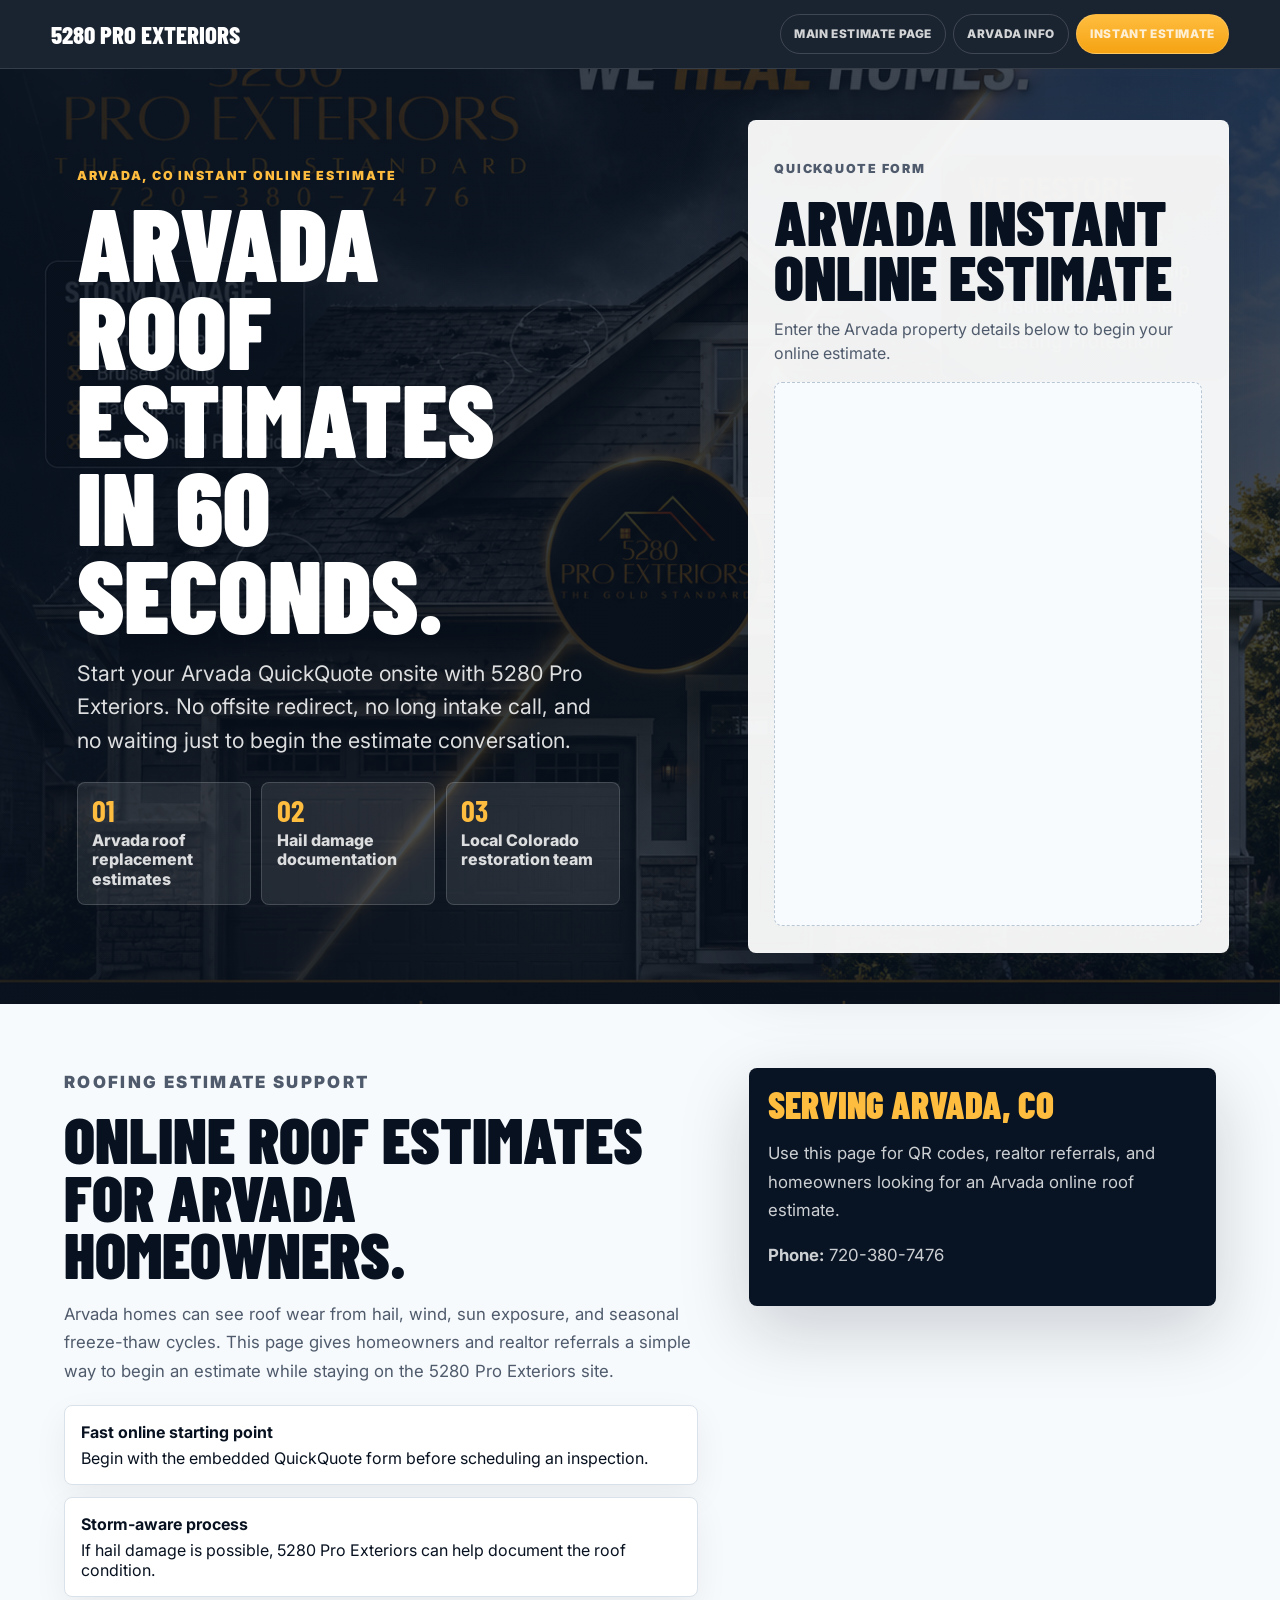
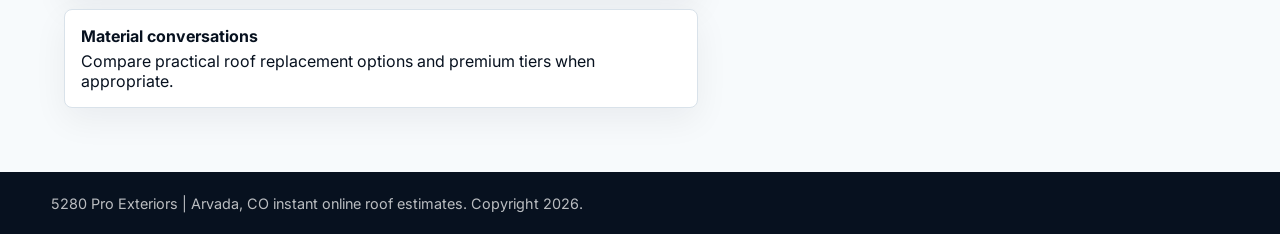
<file: arvada-co-instant-online-estimate.html>
<!doctype html>
<html lang="en">
  <head>
    <meta charset="utf-8">
    <meta name="viewport" content="width=device-width, initial-scale=1">
    <title>Arvada, CO Instant Online Roof Estimate | 5280 Pro Exteriors</title>
    <meta name="description" content="Get an instant online roof estimate in Arvada, CO from 5280 Pro Exteriors. Start a 60-second QuickQuote for roofing, hail damage, and exterior restoration.">
    <link rel="canonical" href="https://dustinscott.github.io/5280-pro-exteriors-splash/arvada-co-instant-online-estimate.html">
    <link rel="preconnect" href="https://fonts.googleapis.com">
    <link rel="preconnect" href="https://fonts.gstatic.com" crossorigin>
    <link href="https://fonts.googleapis.com/css2?family=Barlow+Condensed:wght@600;700;800;900&family=Inter:wght@400;500;600;700;800;900&display=swap" rel="stylesheet">
    <link rel="stylesheet" href="estimate.css">
  </head>
  <body>
    <header class="site-header"><a class="brand" href="index.html">5280 Pro Exteriors</a><nav class="site-nav" aria-label="Primary"><a href="instant-online-estimate.html">Main Estimate Page</a><a href="#city-info">Arvada Info</a><a class="cta-pill" href="#instant-estimate">Instant Estimate</a></nav></header>
    <main>
      <section class="hero">
        <div class="hero-copy"><p class="eyebrow">Arvada, CO instant online estimate</p><h1>Arvada roof estimates in 60 seconds.</h1><p class="subhead">Start your Arvada QuickQuote onsite with 5280 Pro Exteriors. No offsite redirect, no long intake call, and no waiting just to begin the estimate conversation.</p><ul class="hero-points"><li><strong>01</strong> Arvada roof replacement estimates</li><li><strong>02</strong> Hail damage documentation</li><li><strong>03</strong> Local Colorado restoration team</li></ul></div>
        <aside id="instant-estimate" class="quote-card" aria-labelledby="quote-title"><p class="eyebrow">QuickQuote form</p><h2 id="quote-title">Arvada Instant Online Estimate</h2><p>Enter the Arvada property details below to begin your online estimate.</p><div class="quote-frame"><div id="quickquote-web-form"></div></div><script src="https://qq.leadsbyquickquote.com/roofs/integration?target=quickquote-web-form"></script></aside>
      </section>
      <section class="content-band" id="city-info"><div class="content-inner section-grid"><div><p class="eyebrow">Roofing estimate support</p><h2>Online roof estimates for Arvada homeowners.</h2><p>Arvada homes can see roof wear from hail, wind, sun exposure, and seasonal freeze-thaw cycles. This page gives homeowners and realtor referrals a simple way to begin an estimate while staying on the 5280 Pro Exteriors site.</p><ul class="check-list"><li><strong>Fast online starting point</strong> Begin with the embedded QuickQuote form before scheduling an inspection.</li><li><strong>Storm-aware process</strong> If hail damage is possible, 5280 Pro Exteriors can help document the roof condition.</li><li><strong>Material conversations</strong> Compare practical roof replacement options and premium tiers when appropriate.</li></ul></div><aside class="feature-panel"><h3>Serving Arvada, CO</h3><p>Use this page for QR codes, realtor referrals, and homeowners looking for an Arvada online roof estimate.</p><p><strong>Phone:</strong> 720-380-7476</p></aside></div></section>
    </main>
    <footer class="site-footer">5280 Pro Exteriors | Arvada, CO instant online roof estimates. Copyright <span data-year></span>.</footer><script src="estimate-page.js"></script>
  </body>
</html>
</file>
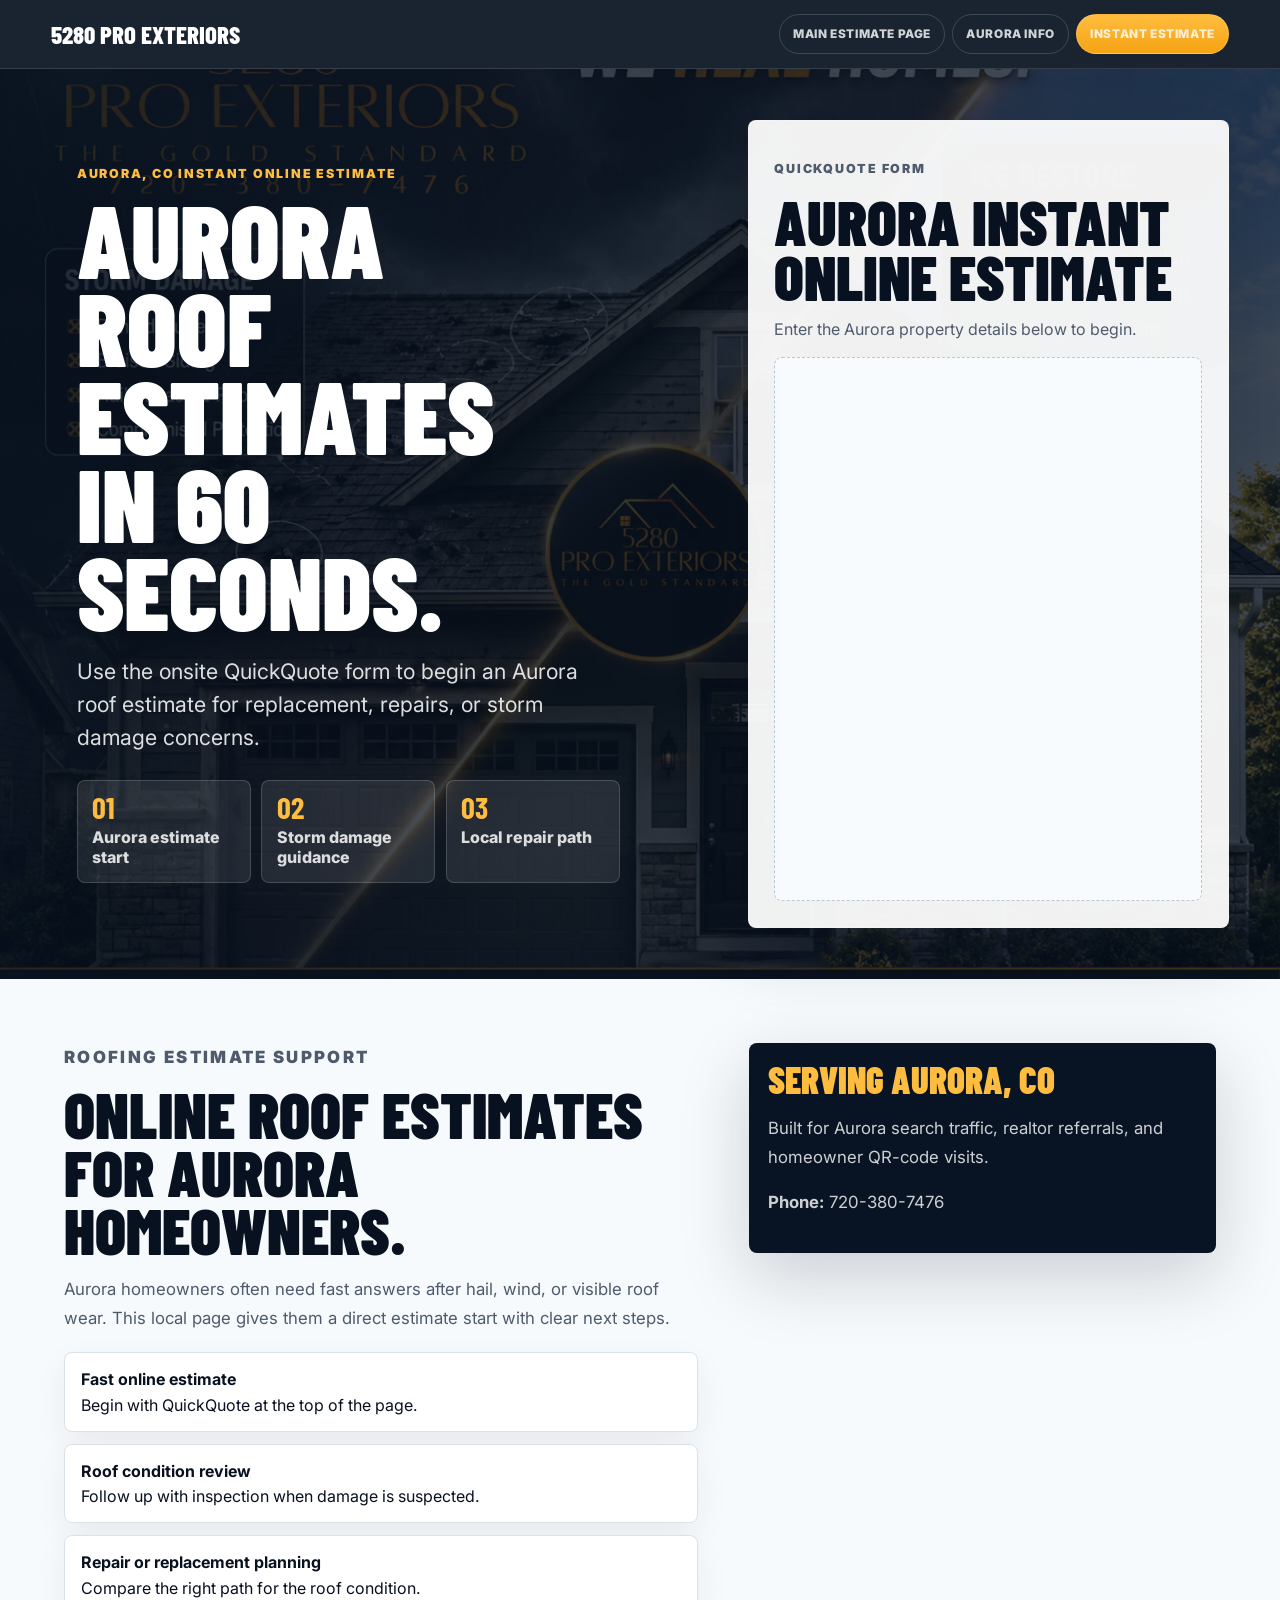
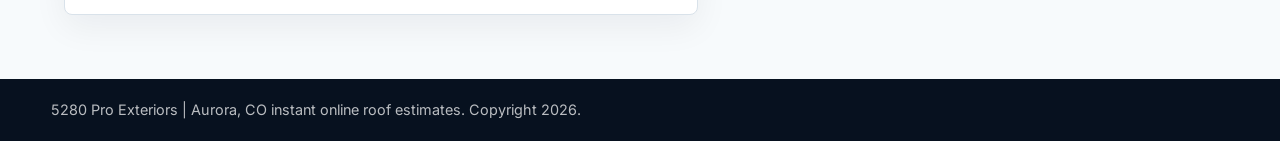
<file: aurora-co-instant-online-estimate.html>
<!doctype html>
<html lang="en">
  <head>
    <meta charset="utf-8">
    <meta name="viewport" content="width=device-width, initial-scale=1">
    <title>Aurora, CO Instant Online Roof Estimate | 5280 Pro Exteriors</title>
    <meta name="description" content="Get an instant online roof estimate in Aurora, CO from 5280 Pro Exteriors. Start your 60-second QuickQuote for roof replacement and hail damage support.">
    <link rel="canonical" href="https://dustinscott.github.io/5280-pro-exteriors-splash/aurora-co-instant-online-estimate.html">
    <link rel="preconnect" href="https://fonts.googleapis.com"><link rel="preconnect" href="https://fonts.gstatic.com" crossorigin><link href="https://fonts.googleapis.com/css2?family=Barlow+Condensed:wght@600;700;800;900&family=Inter:wght@400;500;600;700;800;900&display=swap" rel="stylesheet"><link rel="stylesheet" href="estimate.css">
  </head>
  <body>
    <header class="site-header"><a class="brand" href="index.html">5280 Pro Exteriors</a><nav class="site-nav" aria-label="Primary"><a href="instant-online-estimate.html">Main Estimate Page</a><a href="#city-info">Aurora Info</a><a class="cta-pill" href="#instant-estimate">Instant Estimate</a></nav></header>
    <main><section class="hero"><div class="hero-copy"><p class="eyebrow">Aurora, CO instant online estimate</p><h1>Aurora roof estimates in 60 seconds.</h1><p class="subhead">Use the onsite QuickQuote form to begin an Aurora roof estimate for replacement, repairs, or storm damage concerns.</p><ul class="hero-points"><li><strong>01</strong> Aurora estimate start</li><li><strong>02</strong> Storm damage guidance</li><li><strong>03</strong> Local repair path</li></ul></div><aside id="instant-estimate" class="quote-card" aria-labelledby="quote-title"><p class="eyebrow">QuickQuote form</p><h2 id="quote-title">Aurora Instant Online Estimate</h2><p>Enter the Aurora property details below to begin.</p><div class="quote-frame"><div id="quickquote-web-form"></div></div><script src="https://qq.leadsbyquickquote.com/roofs/integration?target=quickquote-web-form"></script></aside></section><section class="content-band" id="city-info"><div class="content-inner section-grid"><div><p class="eyebrow">Roofing estimate support</p><h2>Online roof estimates for Aurora homeowners.</h2><p>Aurora homeowners often need fast answers after hail, wind, or visible roof wear. This local page gives them a direct estimate start with clear next steps.</p><ul class="check-list"><li><strong>Fast online estimate</strong> Begin with QuickQuote at the top of the page.</li><li><strong>Roof condition review</strong> Follow up with inspection when damage is suspected.</li><li><strong>Repair or replacement planning</strong> Compare the right path for the roof condition.</li></ul></div><aside class="feature-panel"><h3>Serving Aurora, CO</h3><p>Built for Aurora search traffic, realtor referrals, and homeowner QR-code visits.</p><p><strong>Phone:</strong> 720-380-7476</p></aside></div></section></main>
    <footer class="site-footer">5280 Pro Exteriors | Aurora, CO instant online roof estimates. Copyright <span data-year></span>.</footer><script src="estimate-page.js"></script>
  </body>
</html>
</file>
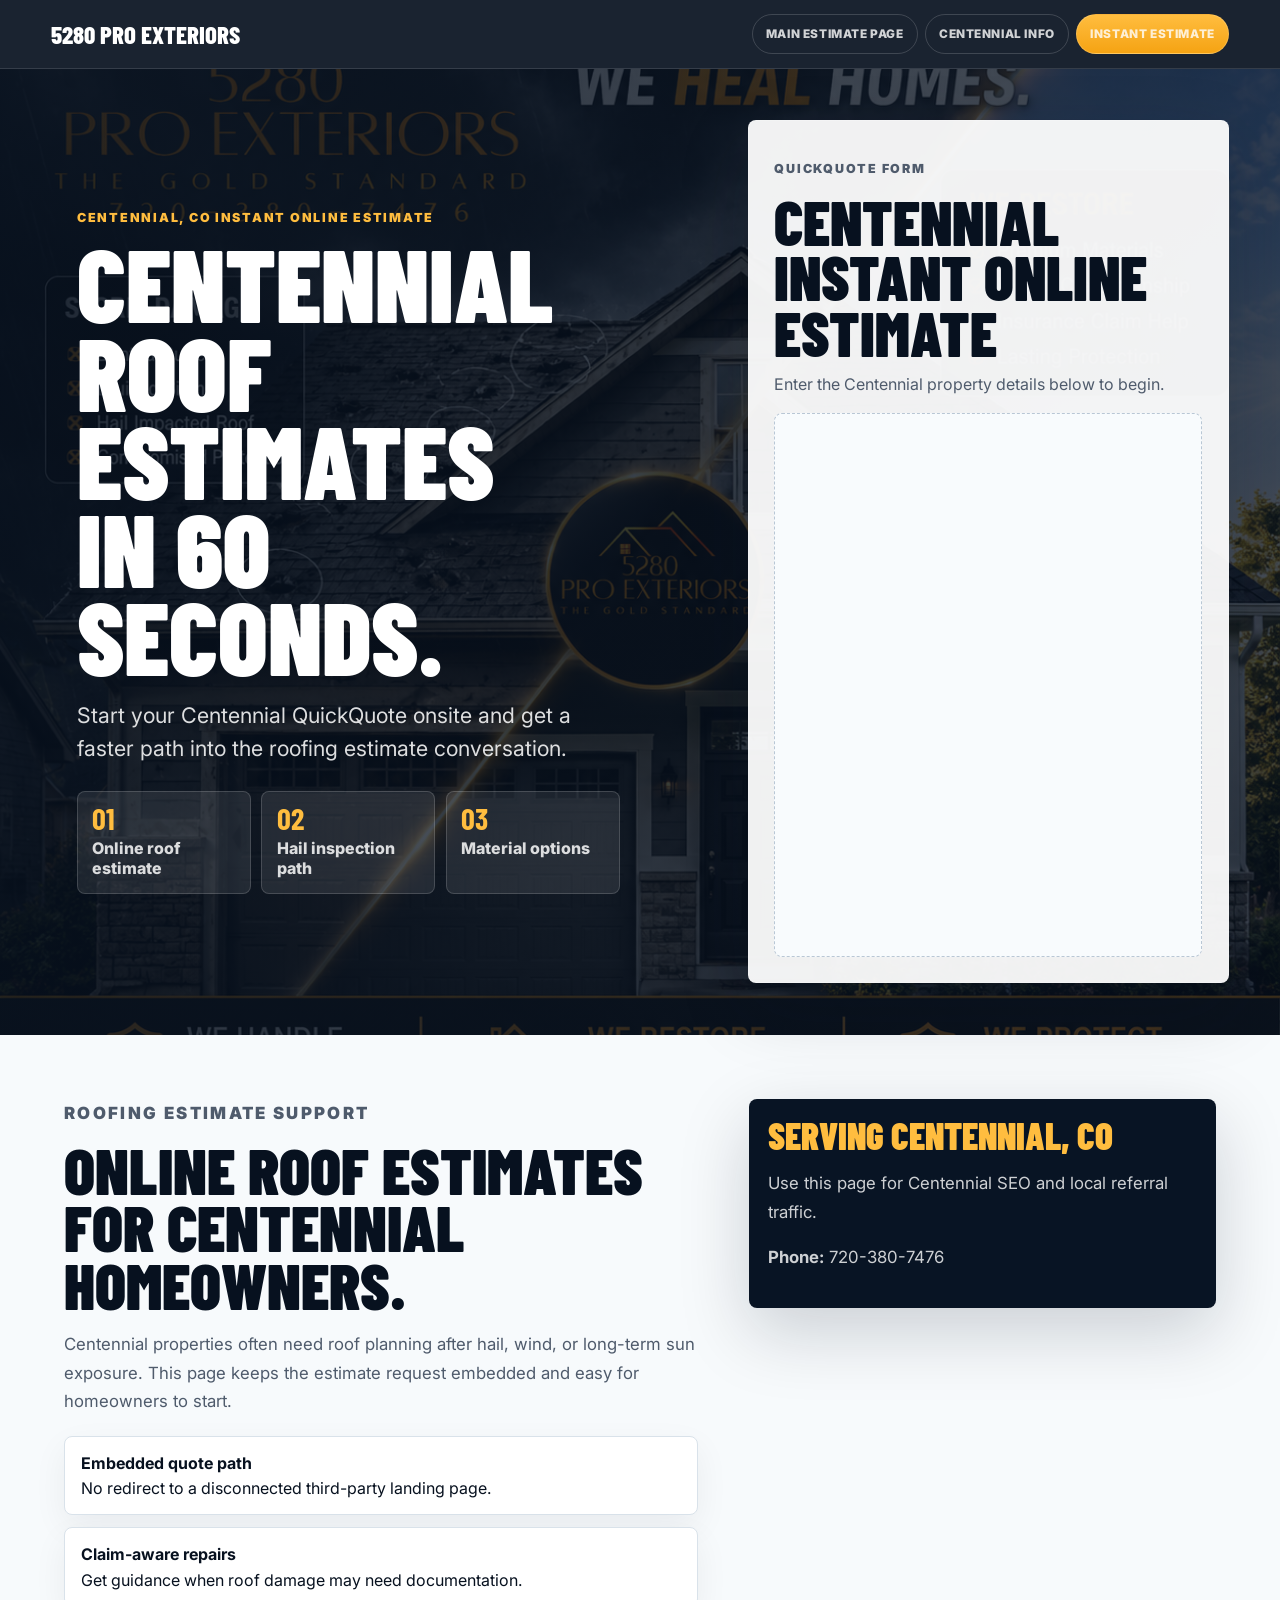
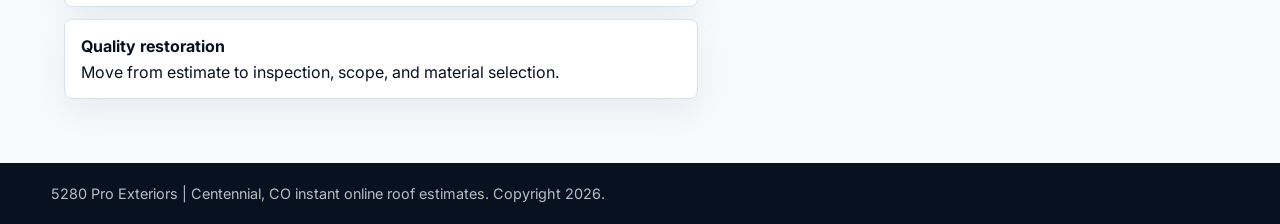
<file: centennial-co-instant-online-estimate.html>
<!doctype html>
<html lang="en">
  <head>
    <meta charset="utf-8">
    <meta name="viewport" content="width=device-width, initial-scale=1">
    <title>Centennial, CO Instant Online Roof Estimate | 5280 Pro Exteriors</title>
    <meta name="description" content="Get an instant online roof estimate in Centennial, CO from 5280 Pro Exteriors. Start a 60-second QuickQuote for roof replacement and storm damage support.">
    <link rel="canonical" href="https://dustinscott.github.io/5280-pro-exteriors-splash/centennial-co-instant-online-estimate.html">
    <link rel="preconnect" href="https://fonts.googleapis.com"><link rel="preconnect" href="https://fonts.gstatic.com" crossorigin><link href="https://fonts.googleapis.com/css2?family=Barlow+Condensed:wght@600;700;800;900&family=Inter:wght@400;500;600;700;800;900&display=swap" rel="stylesheet"><link rel="stylesheet" href="estimate.css">
  </head>
  <body>
    <header class="site-header"><a class="brand" href="index.html">5280 Pro Exteriors</a><nav class="site-nav" aria-label="Primary"><a href="instant-online-estimate.html">Main Estimate Page</a><a href="#city-info">Centennial Info</a><a class="cta-pill" href="#instant-estimate">Instant Estimate</a></nav></header>
    <main><section class="hero"><div class="hero-copy"><p class="eyebrow">Centennial, CO instant online estimate</p><h1>Centennial roof estimates in 60 seconds.</h1><p class="subhead">Start your Centennial QuickQuote onsite and get a faster path into the roofing estimate conversation.</p><ul class="hero-points"><li><strong>01</strong> Online roof estimate</li><li><strong>02</strong> Hail inspection path</li><li><strong>03</strong> Material options</li></ul></div><aside id="instant-estimate" class="quote-card" aria-labelledby="quote-title"><p class="eyebrow">QuickQuote form</p><h2 id="quote-title">Centennial Instant Online Estimate</h2><p>Enter the Centennial property details below to begin.</p><div class="quote-frame"><div id="quickquote-web-form"></div></div><script src="https://qq.leadsbyquickquote.com/roofs/integration?target=quickquote-web-form"></script></aside></section><section class="content-band" id="city-info"><div class="content-inner section-grid"><div><p class="eyebrow">Roofing estimate support</p><h2>Online roof estimates for Centennial homeowners.</h2><p>Centennial properties often need roof planning after hail, wind, or long-term sun exposure. This page keeps the estimate request embedded and easy for homeowners to start.</p><ul class="check-list"><li><strong>Embedded quote path</strong> No redirect to a disconnected third-party landing page.</li><li><strong>Claim-aware repairs</strong> Get guidance when roof damage may need documentation.</li><li><strong>Quality restoration</strong> Move from estimate to inspection, scope, and material selection.</li></ul></div><aside class="feature-panel"><h3>Serving Centennial, CO</h3><p>Use this page for Centennial SEO and local referral traffic.</p><p><strong>Phone:</strong> 720-380-7476</p></aside></div></section></main>
    <footer class="site-footer">5280 Pro Exteriors | Centennial, CO instant online roof estimates. Copyright <span data-year></span>.</footer><script src="estimate-page.js"></script>
  </body>
</html>
</file>
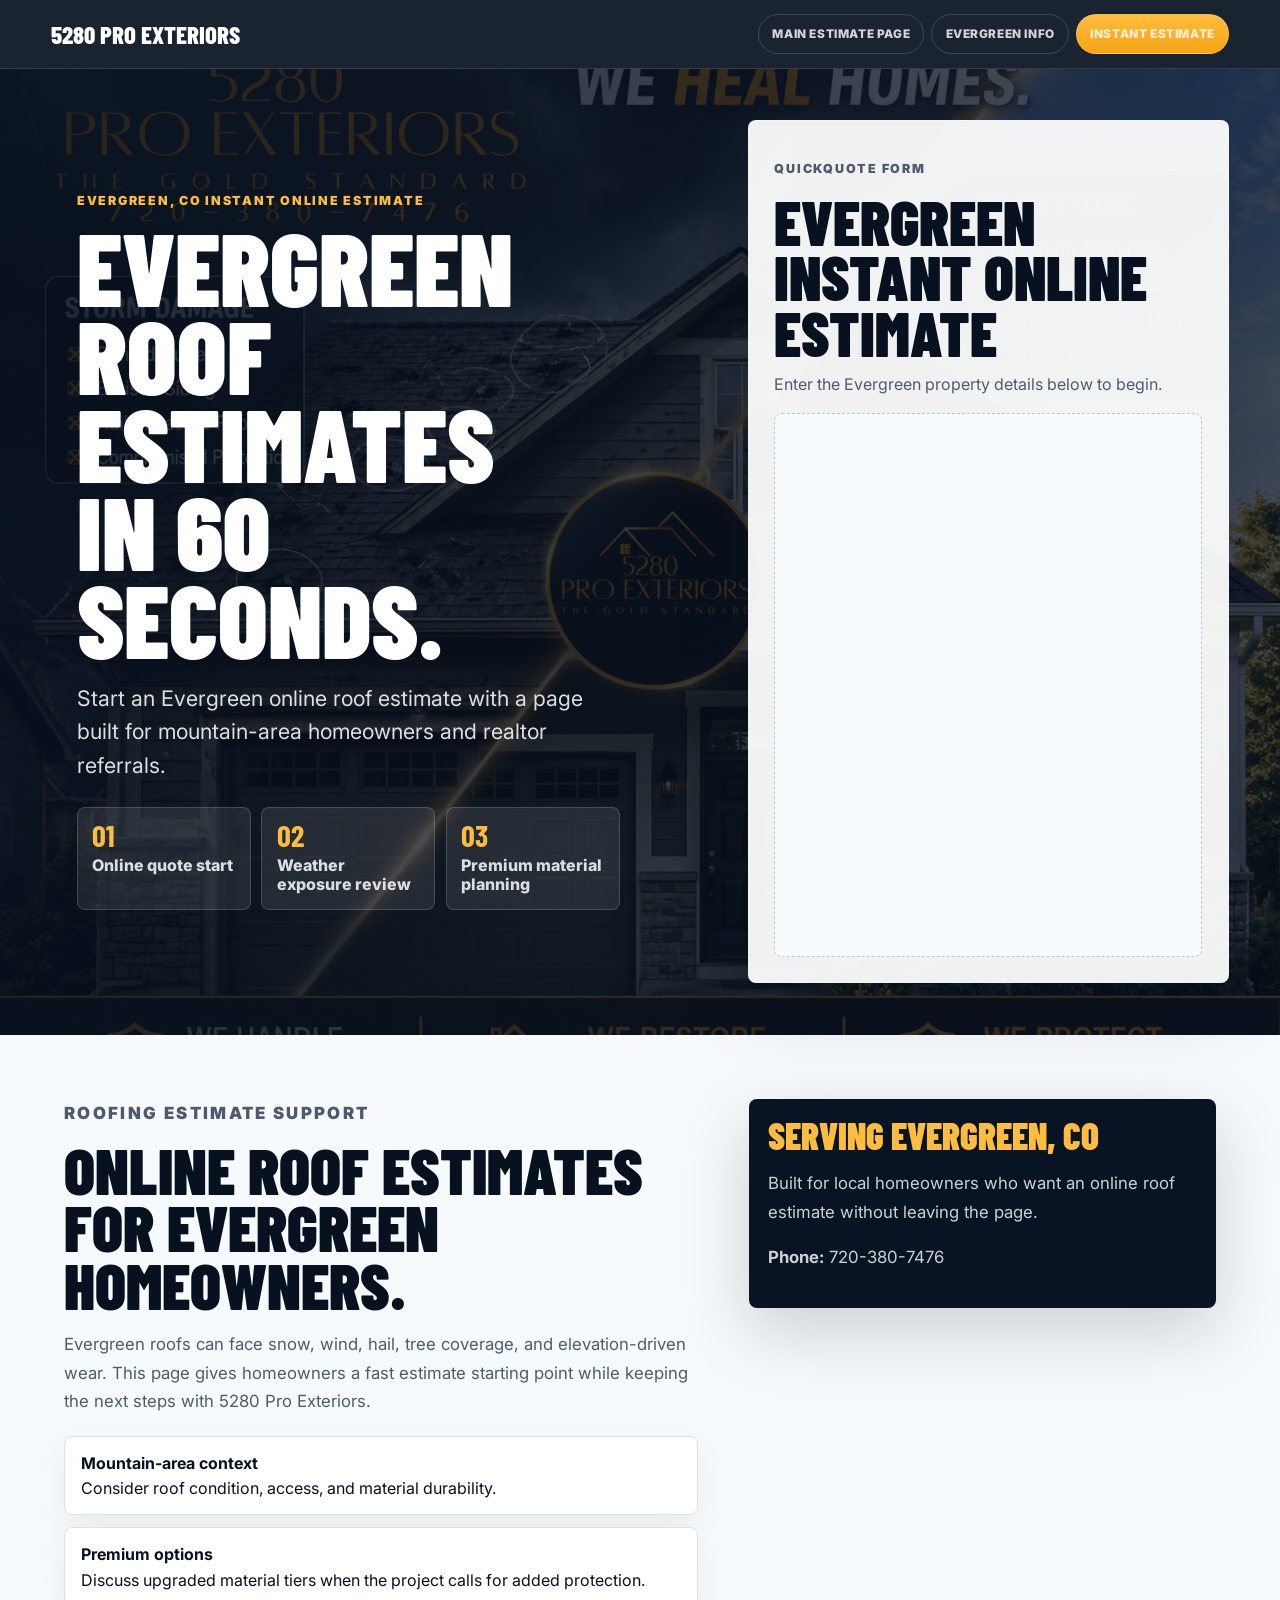
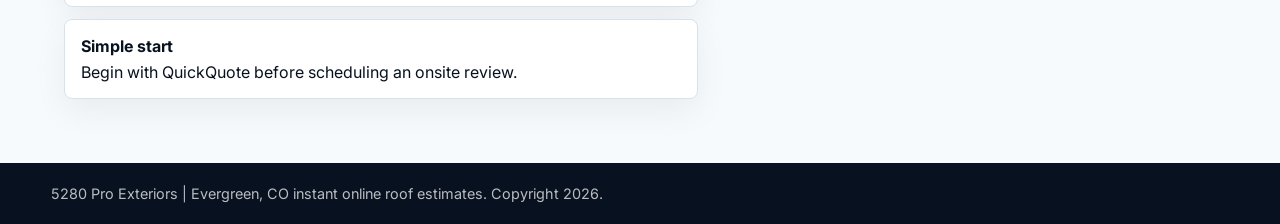
<file: evergreen-co-instant-online-estimate.html>
<!doctype html>
<html lang="en">
  <head>
    <meta charset="utf-8">
    <meta name="viewport" content="width=device-width, initial-scale=1">
    <title>Evergreen, CO Instant Online Roof Estimate | 5280 Pro Exteriors</title>
    <meta name="description" content="Get an instant online roof estimate in Evergreen, CO from 5280 Pro Exteriors. Start your QuickQuote for roofing, hail, wind, and exterior restoration.">
    <link rel="canonical" href="https://dustinscott.github.io/5280-pro-exteriors-splash/evergreen-co-instant-online-estimate.html">
    <link rel="preconnect" href="https://fonts.googleapis.com"><link rel="preconnect" href="https://fonts.gstatic.com" crossorigin><link href="https://fonts.googleapis.com/css2?family=Barlow+Condensed:wght@600;700;800;900&family=Inter:wght@400;500;600;700;800;900&display=swap" rel="stylesheet"><link rel="stylesheet" href="estimate.css">
  </head>
  <body>
    <header class="site-header"><a class="brand" href="index.html">5280 Pro Exteriors</a><nav class="site-nav" aria-label="Primary"><a href="instant-online-estimate.html">Main Estimate Page</a><a href="#city-info">Evergreen Info</a><a class="cta-pill" href="#instant-estimate">Instant Estimate</a></nav></header>
    <main><section class="hero"><div class="hero-copy"><p class="eyebrow">Evergreen, CO instant online estimate</p><h1>Evergreen roof estimates in 60 seconds.</h1><p class="subhead">Start an Evergreen online roof estimate with a page built for mountain-area homeowners and realtor referrals.</p><ul class="hero-points"><li><strong>01</strong> Online quote start</li><li><strong>02</strong> Weather exposure review</li><li><strong>03</strong> Premium material planning</li></ul></div><aside id="instant-estimate" class="quote-card" aria-labelledby="quote-title"><p class="eyebrow">QuickQuote form</p><h2 id="quote-title">Evergreen Instant Online Estimate</h2><p>Enter the Evergreen property details below to begin.</p><div class="quote-frame"><div id="quickquote-web-form"></div></div><script src="https://qq.leadsbyquickquote.com/roofs/integration?target=quickquote-web-form"></script></aside></section><section class="content-band" id="city-info"><div class="content-inner section-grid"><div><p class="eyebrow">Roofing estimate support</p><h2>Online roof estimates for Evergreen homeowners.</h2><p>Evergreen roofs can face snow, wind, hail, tree coverage, and elevation-driven wear. This page gives homeowners a fast estimate starting point while keeping the next steps with 5280 Pro Exteriors.</p><ul class="check-list"><li><strong>Mountain-area context</strong> Consider roof condition, access, and material durability.</li><li><strong>Premium options</strong> Discuss upgraded material tiers when the project calls for added protection.</li><li><strong>Simple start</strong> Begin with QuickQuote before scheduling an onsite review.</li></ul></div><aside class="feature-panel"><h3>Serving Evergreen, CO</h3><p>Built for local homeowners who want an online roof estimate without leaving the page.</p><p><strong>Phone:</strong> 720-380-7476</p></aside></div></section></main>
    <footer class="site-footer">5280 Pro Exteriors | Evergreen, CO instant online roof estimates. Copyright <span data-year></span>.</footer><script src="estimate-page.js"></script>
  </body>
</html>
</file>
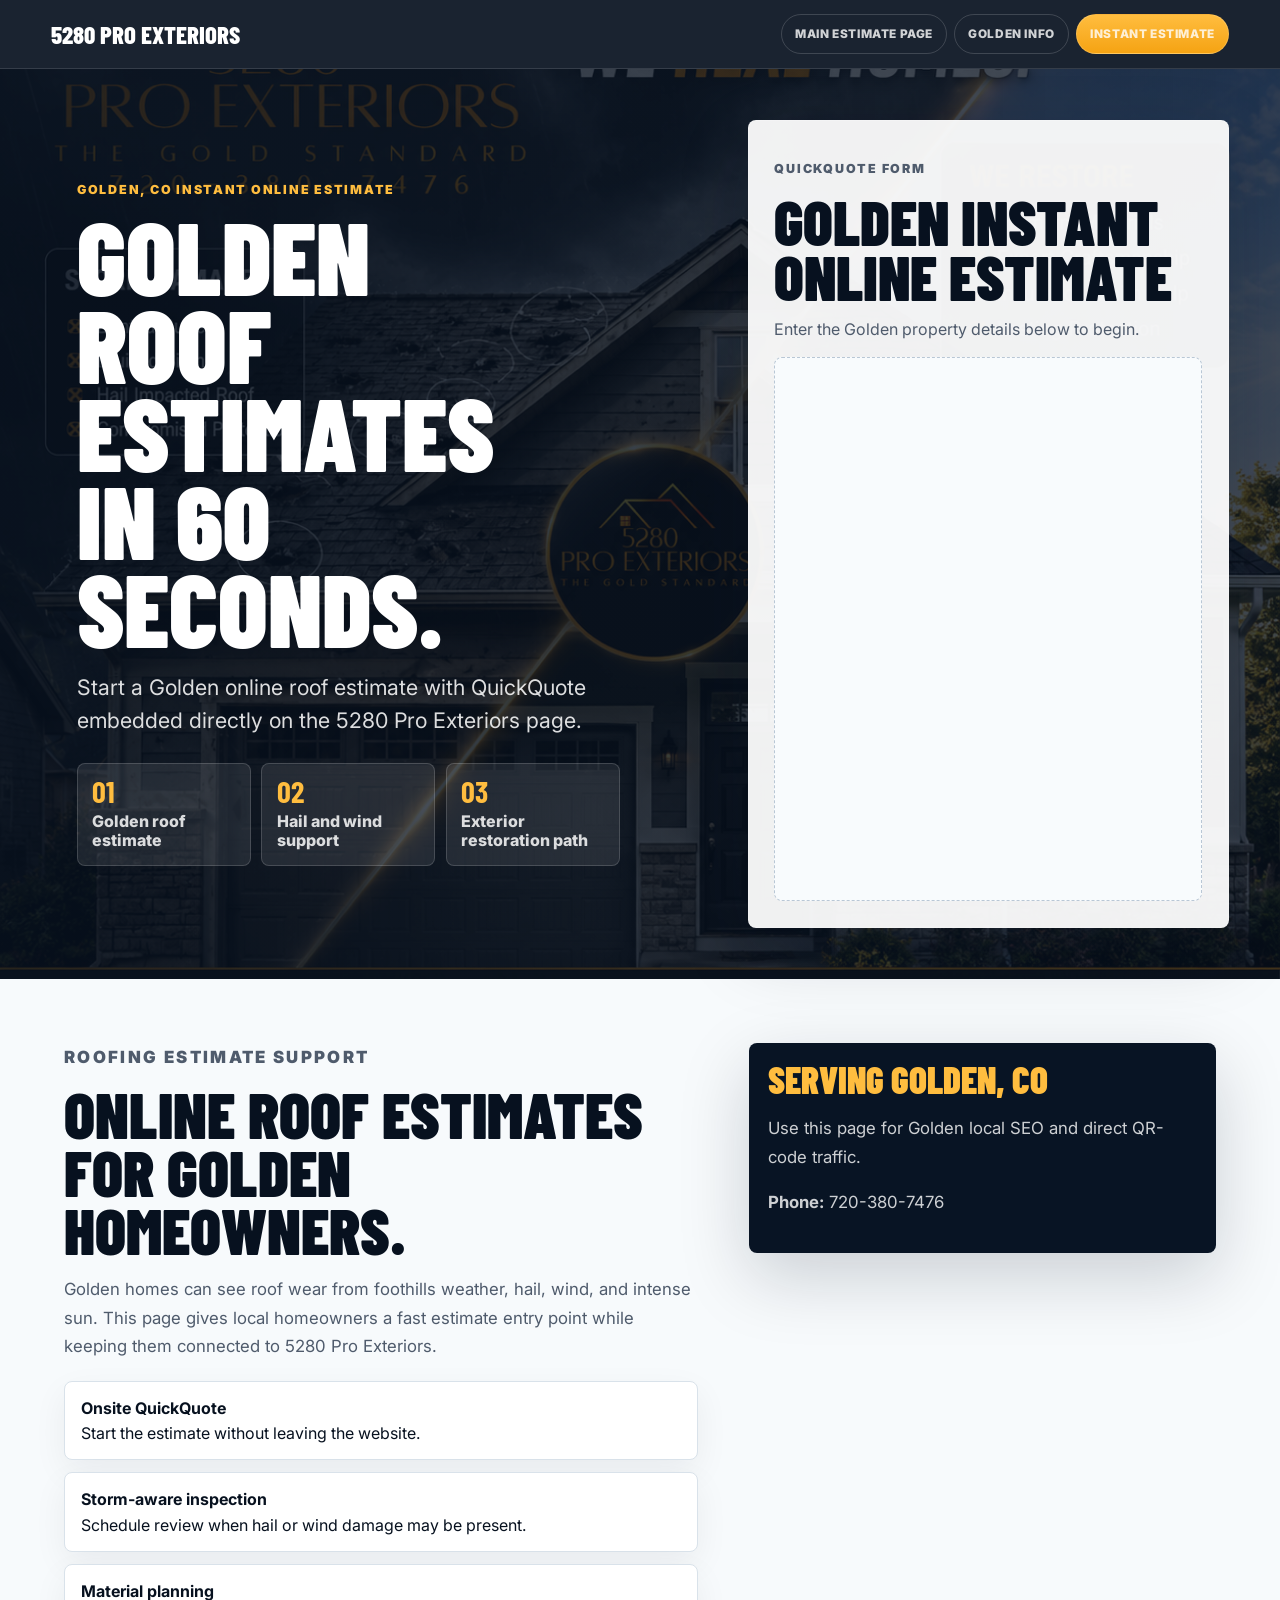
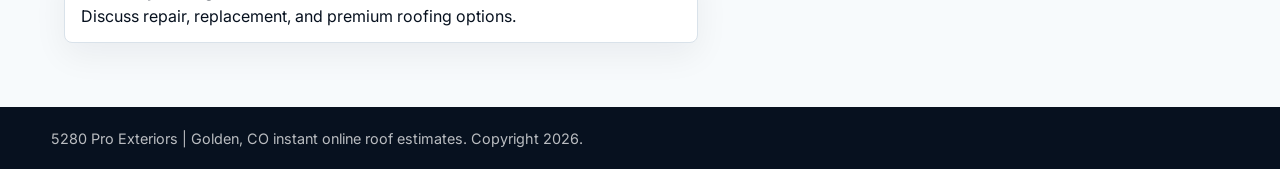
<file: golden-co-instant-online-estimate.html>
<!doctype html>
<html lang="en">
  <head>
    <meta charset="utf-8">
    <meta name="viewport" content="width=device-width, initial-scale=1">
    <title>Golden, CO Instant Online Roof Estimate | 5280 Pro Exteriors</title>
    <meta name="description" content="Get an instant online roof estimate in Golden, CO from 5280 Pro Exteriors. Start your 60-second QuickQuote for roofing, hail damage, and restoration.">
    <link rel="canonical" href="https://dustinscott.github.io/5280-pro-exteriors-splash/golden-co-instant-online-estimate.html">
    <link rel="preconnect" href="https://fonts.googleapis.com"><link rel="preconnect" href="https://fonts.gstatic.com" crossorigin><link href="https://fonts.googleapis.com/css2?family=Barlow+Condensed:wght@600;700;800;900&family=Inter:wght@400;500;600;700;800;900&display=swap" rel="stylesheet"><link rel="stylesheet" href="estimate.css">
  </head>
  <body>
    <header class="site-header"><a class="brand" href="index.html">5280 Pro Exteriors</a><nav class="site-nav" aria-label="Primary"><a href="instant-online-estimate.html">Main Estimate Page</a><a href="#city-info">Golden Info</a><a class="cta-pill" href="#instant-estimate">Instant Estimate</a></nav></header>
    <main><section class="hero"><div class="hero-copy"><p class="eyebrow">Golden, CO instant online estimate</p><h1>Golden roof estimates in 60 seconds.</h1><p class="subhead">Start a Golden online roof estimate with QuickQuote embedded directly on the 5280 Pro Exteriors page.</p><ul class="hero-points"><li><strong>01</strong> Golden roof estimate</li><li><strong>02</strong> Hail and wind support</li><li><strong>03</strong> Exterior restoration path</li></ul></div><aside id="instant-estimate" class="quote-card" aria-labelledby="quote-title"><p class="eyebrow">QuickQuote form</p><h2 id="quote-title">Golden Instant Online Estimate</h2><p>Enter the Golden property details below to begin.</p><div class="quote-frame"><div id="quickquote-web-form"></div></div><script src="https://qq.leadsbyquickquote.com/roofs/integration?target=quickquote-web-form"></script></aside></section><section class="content-band" id="city-info"><div class="content-inner section-grid"><div><p class="eyebrow">Roofing estimate support</p><h2>Online roof estimates for Golden homeowners.</h2><p>Golden homes can see roof wear from foothills weather, hail, wind, and intense sun. This page gives local homeowners a fast estimate entry point while keeping them connected to 5280 Pro Exteriors.</p><ul class="check-list"><li><strong>Onsite QuickQuote</strong> Start the estimate without leaving the website.</li><li><strong>Storm-aware inspection</strong> Schedule review when hail or wind damage may be present.</li><li><strong>Material planning</strong> Discuss repair, replacement, and premium roofing options.</li></ul></div><aside class="feature-panel"><h3>Serving Golden, CO</h3><p>Use this page for Golden local SEO and direct QR-code traffic.</p><p><strong>Phone:</strong> 720-380-7476</p></aside></div></section></main>
    <footer class="site-footer">5280 Pro Exteriors | Golden, CO instant online roof estimates. Copyright <span data-year></span>.</footer><script src="estimate-page.js"></script>
  </body>
</html>
</file>
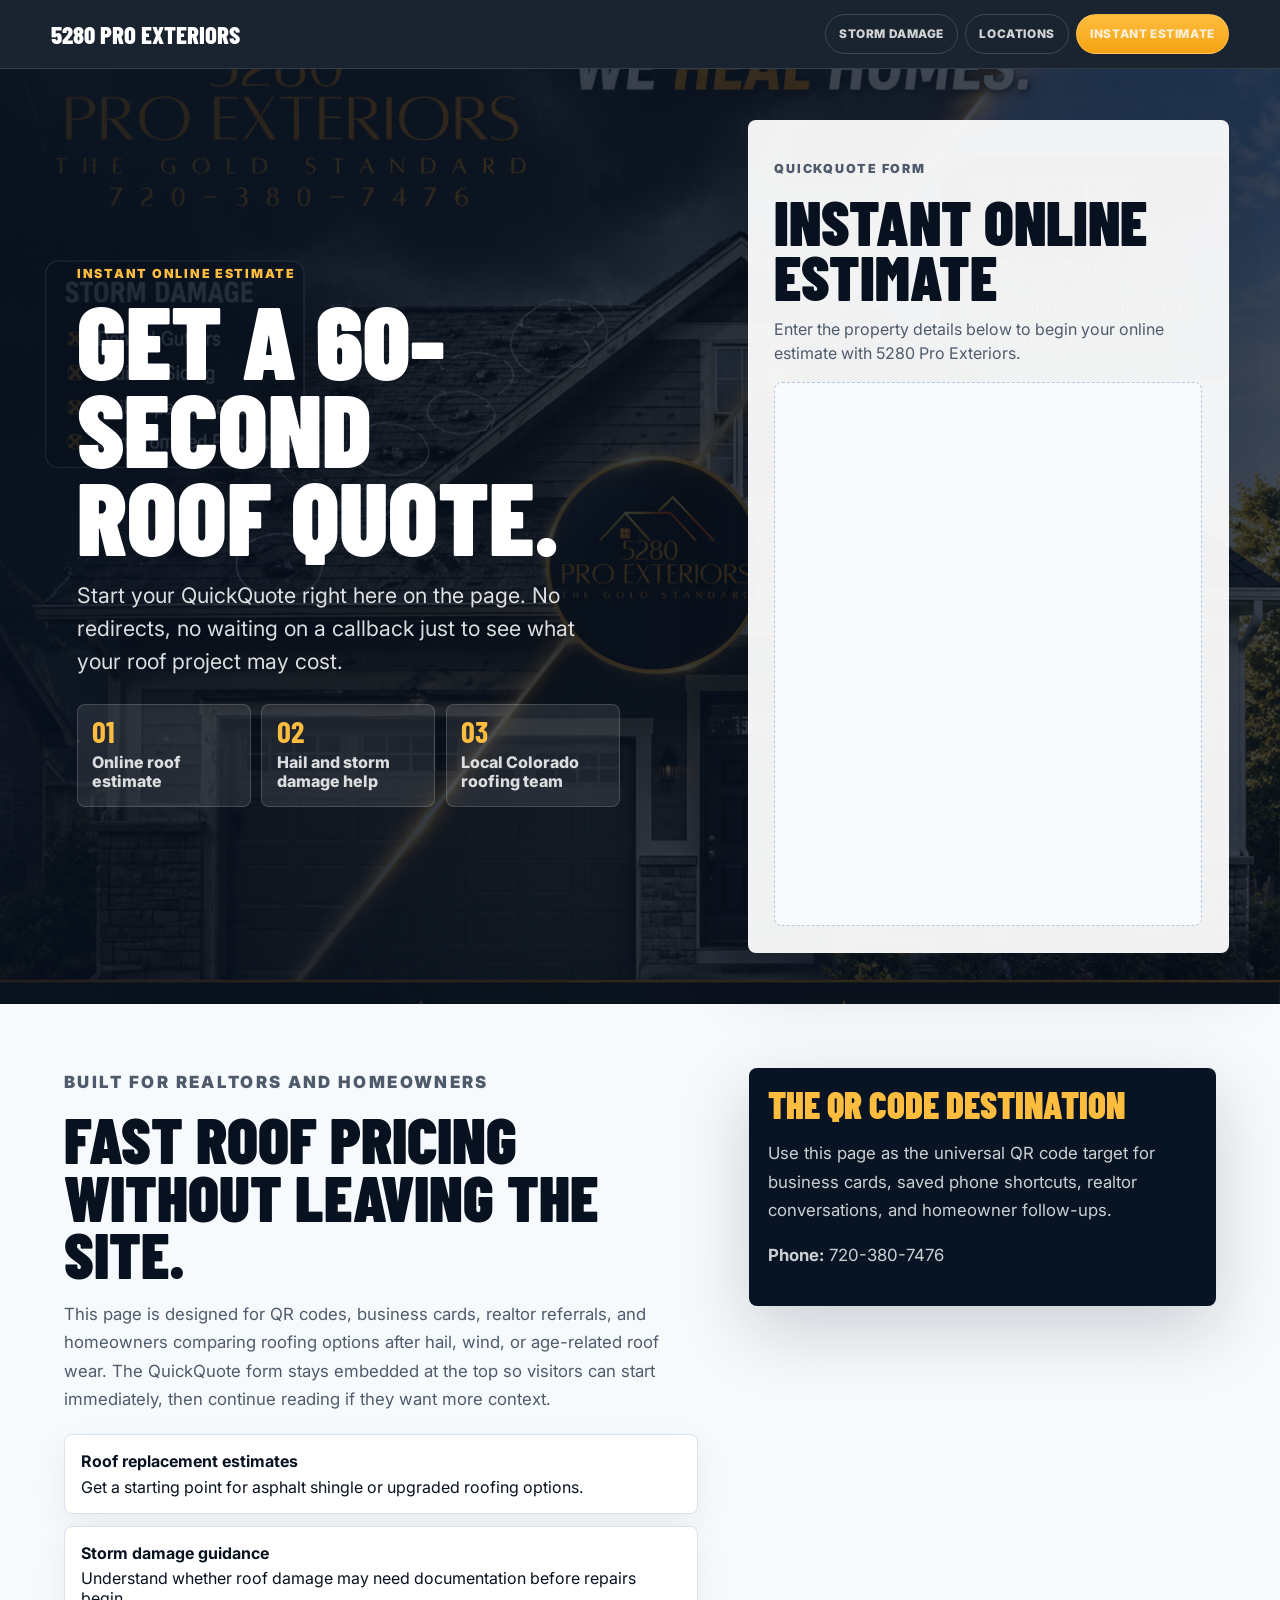
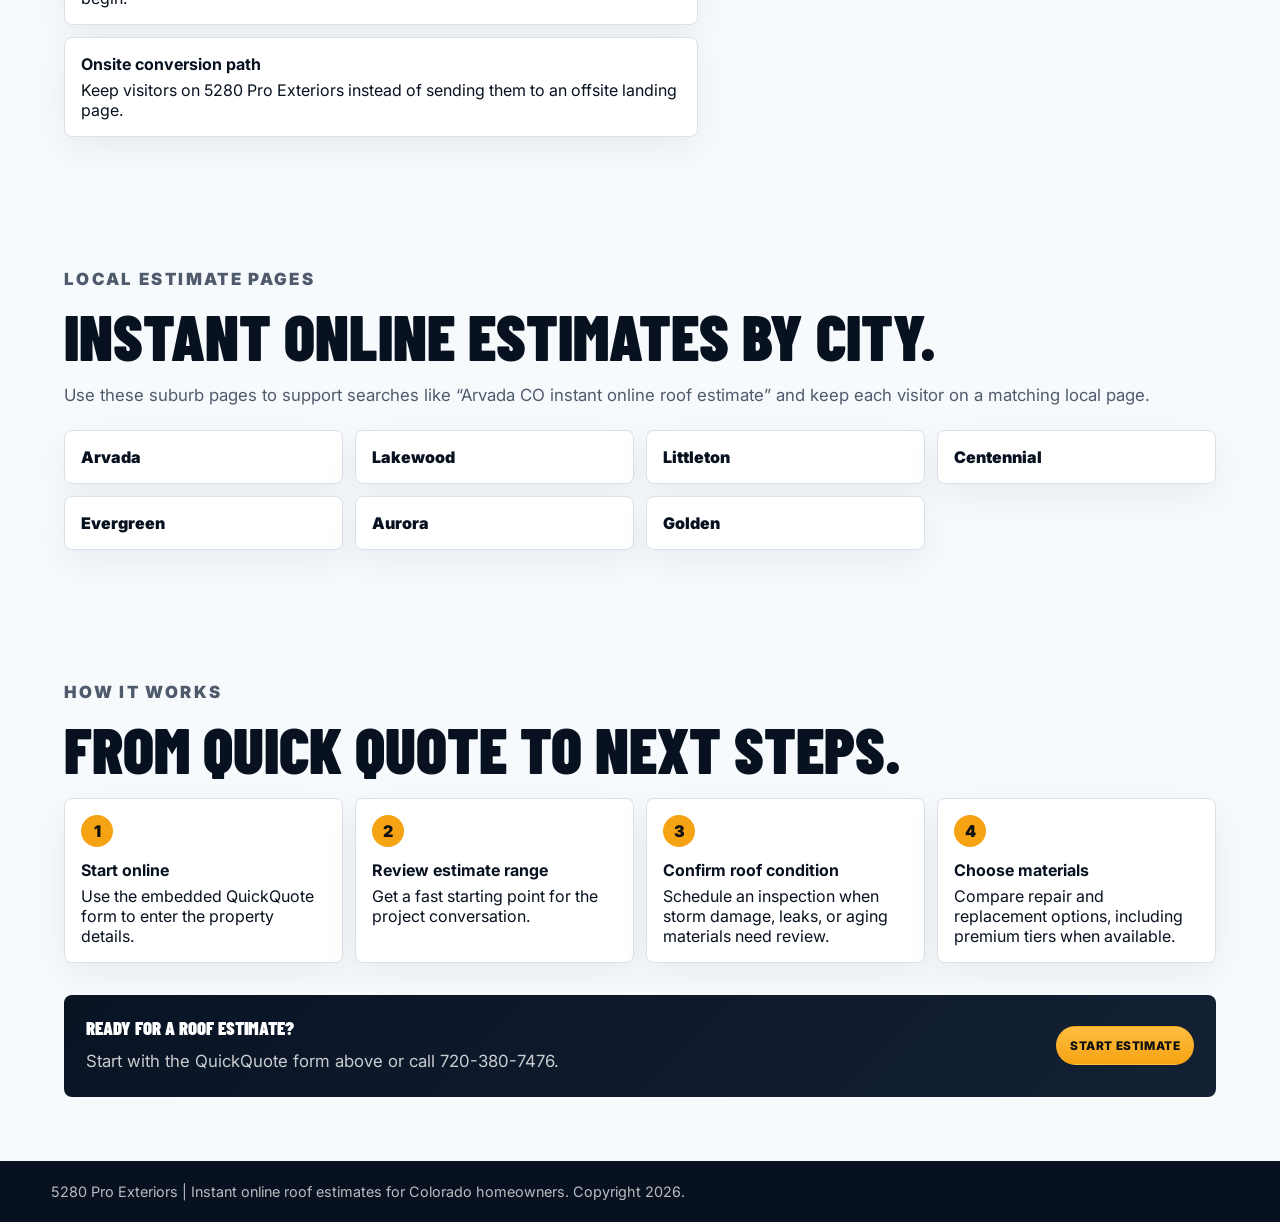
<file: instant-online-estimate.html>
<!doctype html>
<html lang="en">
  <head>
    <meta charset="utf-8">
    <meta name="viewport" content="width=device-width, initial-scale=1">
    <title>Instant Online Roof Estimate | 5280 Pro Exteriors</title>
    <meta name="description" content="Get a 60-second instant online roof estimate from 5280 Pro Exteriors. No redirects. Start your QuickQuote for roofing, hail damage, and exterior restoration in Colorado.">
    <link rel="canonical" href="https://dustinscott.github.io/5280-pro-exteriors-splash/instant-online-estimate.html">
    <link rel="preconnect" href="https://fonts.googleapis.com">
    <link rel="preconnect" href="https://fonts.gstatic.com" crossorigin>
    <link href="https://fonts.googleapis.com/css2?family=Barlow+Condensed:wght@600;700;800;900&family=Inter:wght@400;500;600;700;800;900&display=swap" rel="stylesheet">
    <link rel="stylesheet" href="estimate.css">
  </head>
  <body>
    <header class="site-header">
      <a class="brand" href="index.html">5280 Pro Exteriors</a>
      <nav class="site-nav" aria-label="Primary">
        <a href="index.html">Storm Damage</a>
        <a href="#locations">Locations</a>
        <a class="cta-pill" href="#instant-estimate">Instant Estimate</a>
      </nav>
    </header>

    <main>
      <section class="hero">
        <div class="hero-copy">
          <p class="eyebrow">Instant online estimate</p>
          <h1>Get a 60-second roof quote.</h1>
          <p class="subhead">Start your QuickQuote right here on the page. No redirects, no waiting on a callback just to see what your roof project may cost.</p>
          <ul class="hero-points">
            <li><strong>01</strong> Online roof estimate</li>
            <li><strong>02</strong> Hail and storm damage help</li>
            <li><strong>03</strong> Local Colorado roofing team</li>
          </ul>
        </div>
        <aside id="instant-estimate" class="quote-card" aria-labelledby="quote-title">
          <p class="eyebrow">QuickQuote form</p>
          <h2 id="quote-title">Instant Online Estimate</h2>
          <p>Enter the property details below to begin your online estimate with 5280 Pro Exteriors.</p>
          <div class="quote-frame">
            <div id="quickquote-web-form"></div>
          </div>
          <script src="https://qq.leadsbyquickquote.com/roofs/integration?target=quickquote-web-form"></script>
        </aside>
      </section>

      <section class="content-band">
        <div class="content-inner section-grid">
          <div>
            <p class="eyebrow">Built for realtors and homeowners</p>
            <h2>Fast roof pricing without leaving the site.</h2>
            <p>This page is designed for QR codes, business cards, realtor referrals, and homeowners comparing roofing options after hail, wind, or age-related roof wear. The QuickQuote form stays embedded at the top so visitors can start immediately, then continue reading if they want more context.</p>
            <ul class="check-list">
              <li><strong>Roof replacement estimates</strong> Get a starting point for asphalt shingle or upgraded roofing options.</li>
              <li><strong>Storm damage guidance</strong> Understand whether roof damage may need documentation before repairs begin.</li>
              <li><strong>Onsite conversion path</strong> Keep visitors on 5280 Pro Exteriors instead of sending them to an offsite landing page.</li>
            </ul>
          </div>
          <aside class="feature-panel">
            <h3>The QR code destination</h3>
            <p>Use this page as the universal QR code target for business cards, saved phone shortcuts, realtor conversations, and homeowner follow-ups.</p>
            <p><strong>Phone:</strong> 720-380-7476</p>
          </aside>
        </div>
      </section>

      <section class="content-band" id="locations">
        <div class="content-inner">
          <p class="eyebrow">Local estimate pages</p>
          <h2>Instant online estimates by city.</h2>
          <p>Use these suburb pages to support searches like “Arvada CO instant online roof estimate” and keep each visitor on a matching local page.</p>
          <div class="location-list">
            <a href="arvada-co-instant-online-estimate.html">Arvada</a>
            <a href="lakewood-co-instant-online-estimate.html">Lakewood</a>
            <a href="littleton-co-instant-online-estimate.html">Littleton</a>
            <a href="centennial-co-instant-online-estimate.html">Centennial</a>
            <a href="evergreen-co-instant-online-estimate.html">Evergreen</a>
            <a href="aurora-co-instant-online-estimate.html">Aurora</a>
            <a href="golden-co-instant-online-estimate.html">Golden</a>
          </div>
        </div>
      </section>

      <section class="content-band">
        <div class="content-inner">
          <p class="eyebrow">How it works</p>
          <h2>From quick quote to next steps.</h2>
          <ol class="steps">
            <li><span>1</span><strong>Start online</strong> Use the embedded QuickQuote form to enter the property details.</li>
            <li><span>2</span><strong>Review estimate range</strong> Get a fast starting point for the project conversation.</li>
            <li><span>3</span><strong>Confirm roof condition</strong> Schedule an inspection when storm damage, leaks, or aging materials need review.</li>
            <li><span>4</span><strong>Choose materials</strong> Compare repair and replacement options, including premium tiers when available.</li>
          </ol>
          <div class="final-cta">
            <div>
              <h3>Ready for a roof estimate?</h3>
              <p>Start with the QuickQuote form above or call 720-380-7476.</p>
            </div>
            <a class="cta-pill" href="#instant-estimate">Start Estimate</a>
          </div>
        </div>
      </section>
    </main>

    <footer class="site-footer">
      <span>5280 Pro Exteriors</span> | Instant online roof estimates for Colorado homeowners. Copyright <span data-year></span>.
    </footer>
    <script src="estimate-page.js"></script>
  </body>
</html>
</file>
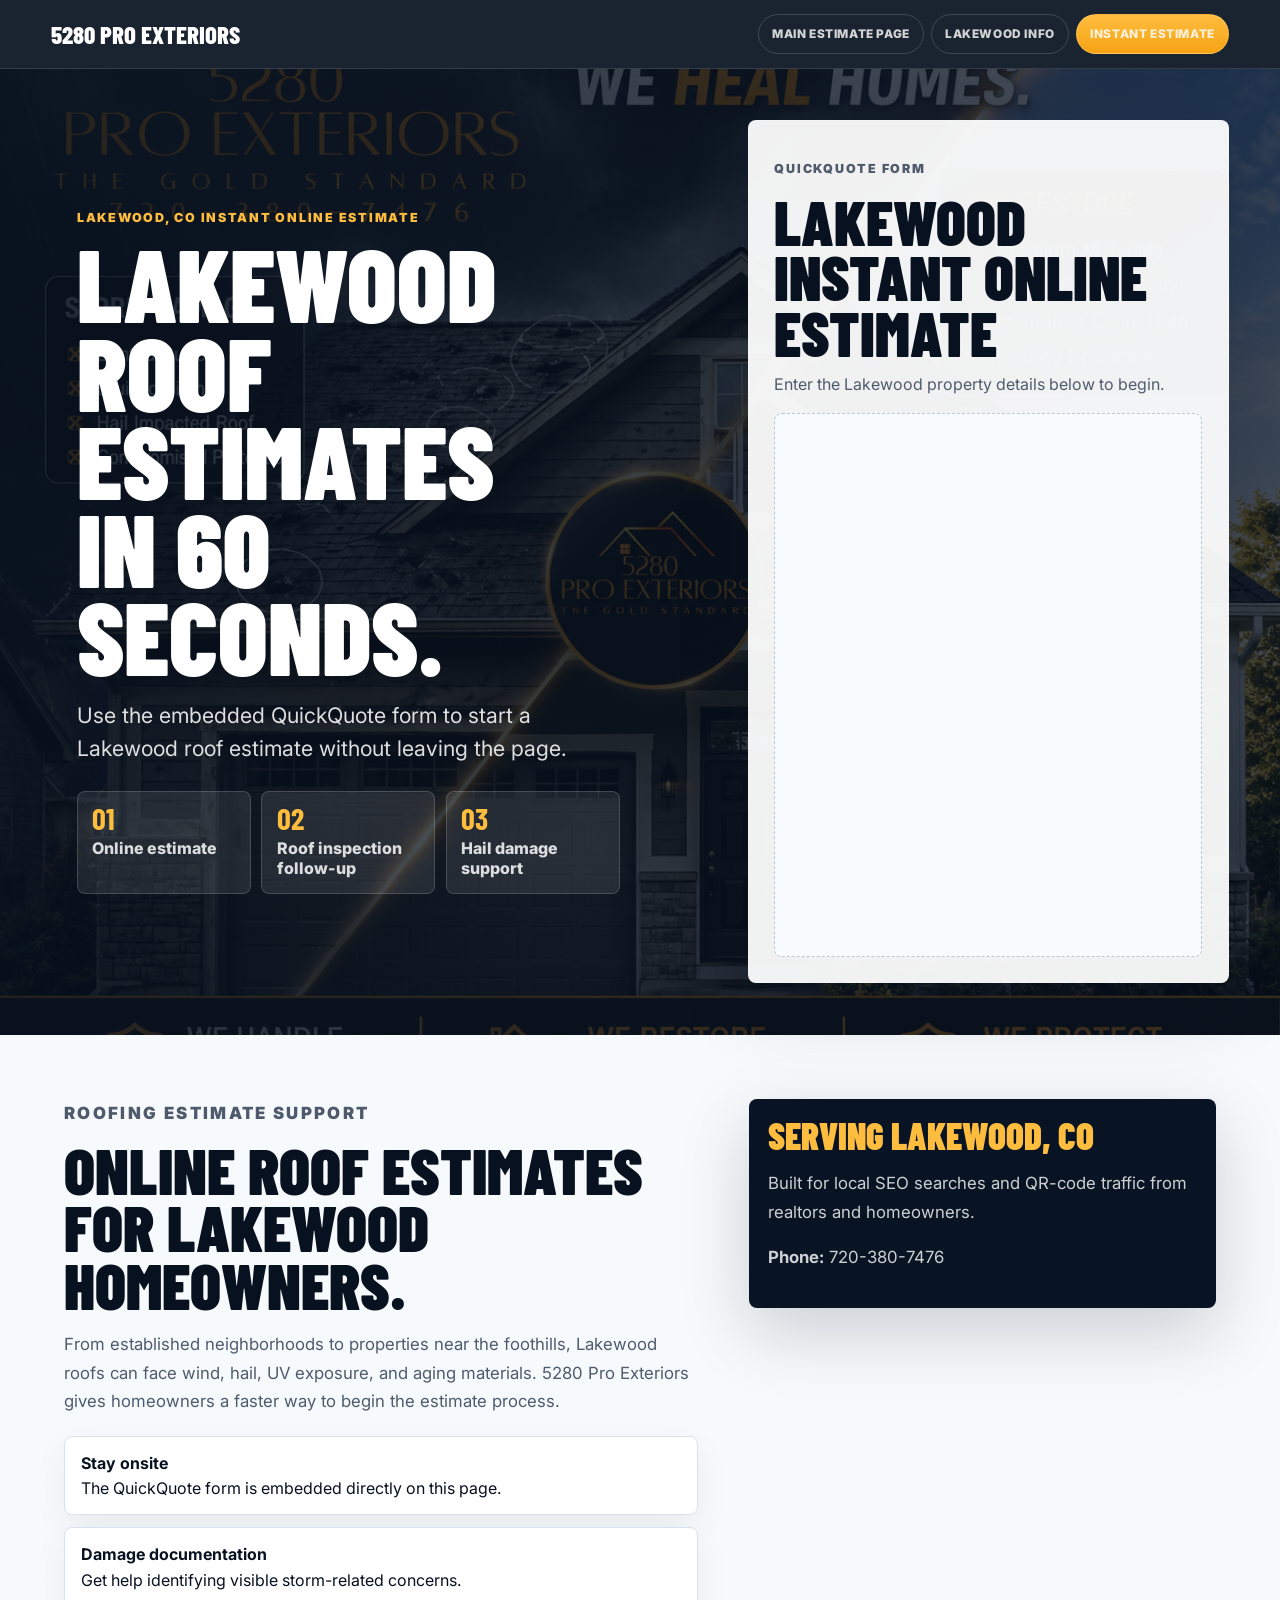
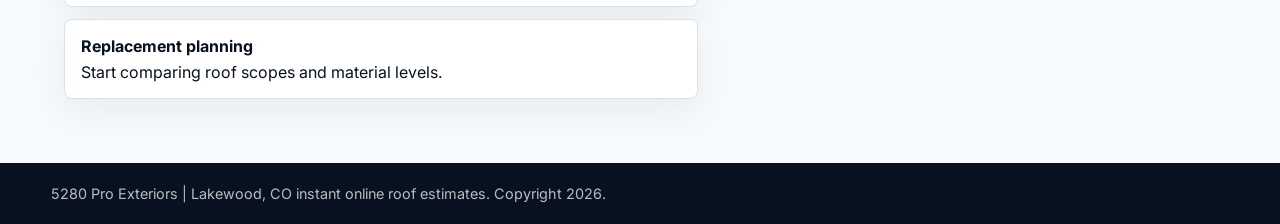
<file: lakewood-co-instant-online-estimate.html>
<!doctype html>
<html lang="en">
  <head>
    <meta charset="utf-8">
    <meta name="viewport" content="width=device-width, initial-scale=1">
    <title>Lakewood, CO Instant Online Roof Estimate | 5280 Pro Exteriors</title>
    <meta name="description" content="Get an instant online roof estimate in Lakewood, CO from 5280 Pro Exteriors. Start a 60-second QuickQuote for roofing and hail damage restoration.">
    <link rel="canonical" href="https://dustinscott.github.io/5280-pro-exteriors-splash/lakewood-co-instant-online-estimate.html">
    <link rel="preconnect" href="https://fonts.googleapis.com"><link rel="preconnect" href="https://fonts.gstatic.com" crossorigin><link href="https://fonts.googleapis.com/css2?family=Barlow+Condensed:wght@600;700;800;900&family=Inter:wght@400;500;600;700;800;900&display=swap" rel="stylesheet"><link rel="stylesheet" href="estimate.css">
  </head>
  <body>
    <header class="site-header"><a class="brand" href="index.html">5280 Pro Exteriors</a><nav class="site-nav" aria-label="Primary"><a href="instant-online-estimate.html">Main Estimate Page</a><a href="#city-info">Lakewood Info</a><a class="cta-pill" href="#instant-estimate">Instant Estimate</a></nav></header>
    <main><section class="hero"><div class="hero-copy"><p class="eyebrow">Lakewood, CO instant online estimate</p><h1>Lakewood roof estimates in 60 seconds.</h1><p class="subhead">Use the embedded QuickQuote form to start a Lakewood roof estimate without leaving the page.</p><ul class="hero-points"><li><strong>01</strong> Online estimate</li><li><strong>02</strong> Roof inspection follow-up</li><li><strong>03</strong> Hail damage support</li></ul></div><aside id="instant-estimate" class="quote-card" aria-labelledby="quote-title"><p class="eyebrow">QuickQuote form</p><h2 id="quote-title">Lakewood Instant Online Estimate</h2><p>Enter the Lakewood property details below to begin.</p><div class="quote-frame"><div id="quickquote-web-form"></div></div><script src="https://qq.leadsbyquickquote.com/roofs/integration?target=quickquote-web-form"></script></aside></section><section class="content-band" id="city-info"><div class="content-inner section-grid"><div><p class="eyebrow">Roofing estimate support</p><h2>Online roof estimates for Lakewood homeowners.</h2><p>From established neighborhoods to properties near the foothills, Lakewood roofs can face wind, hail, UV exposure, and aging materials. 5280 Pro Exteriors gives homeowners a faster way to begin the estimate process.</p><ul class="check-list"><li><strong>Stay onsite</strong> The QuickQuote form is embedded directly on this page.</li><li><strong>Damage documentation</strong> Get help identifying visible storm-related concerns.</li><li><strong>Replacement planning</strong> Start comparing roof scopes and material levels.</li></ul></div><aside class="feature-panel"><h3>Serving Lakewood, CO</h3><p>Built for local SEO searches and QR-code traffic from realtors and homeowners.</p><p><strong>Phone:</strong> 720-380-7476</p></aside></div></section></main>
    <footer class="site-footer">5280 Pro Exteriors | Lakewood, CO instant online roof estimates. Copyright <span data-year></span>.</footer><script src="estimate-page.js"></script>
  </body>
</html>
</file>
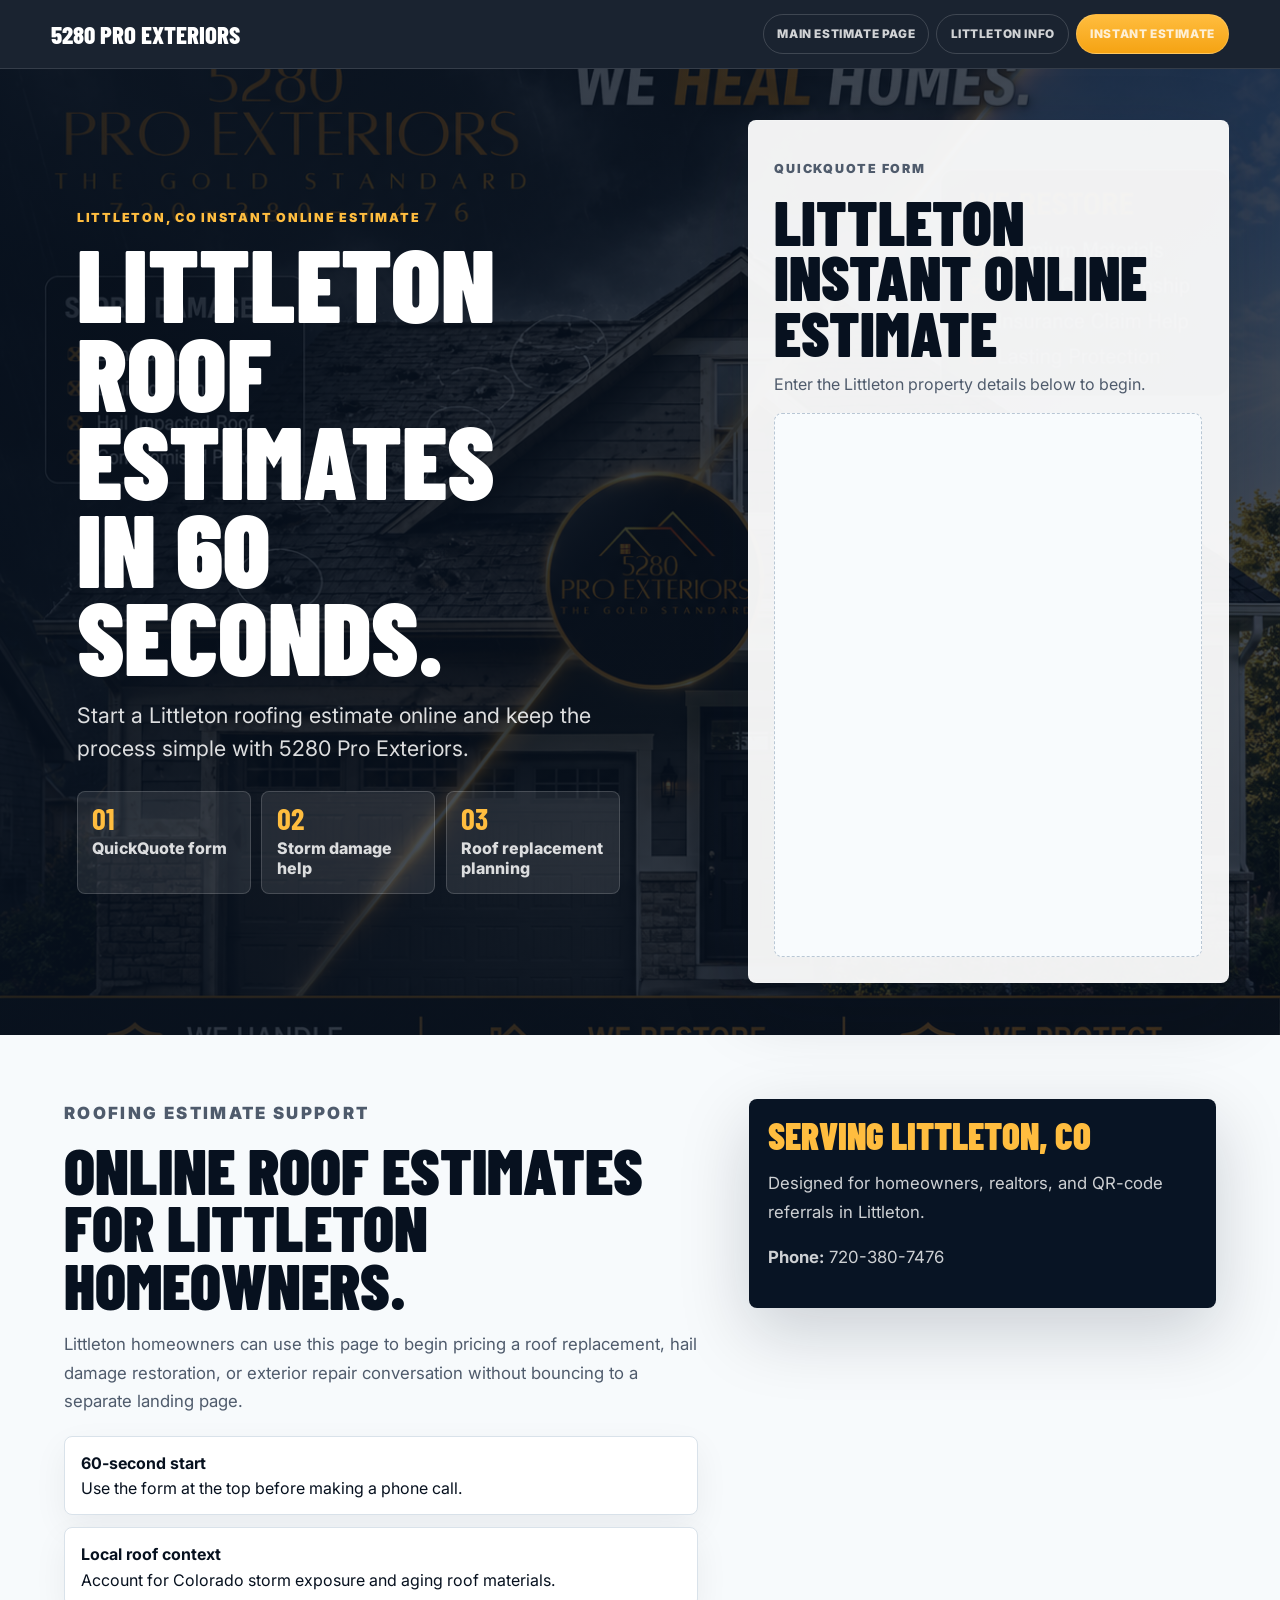
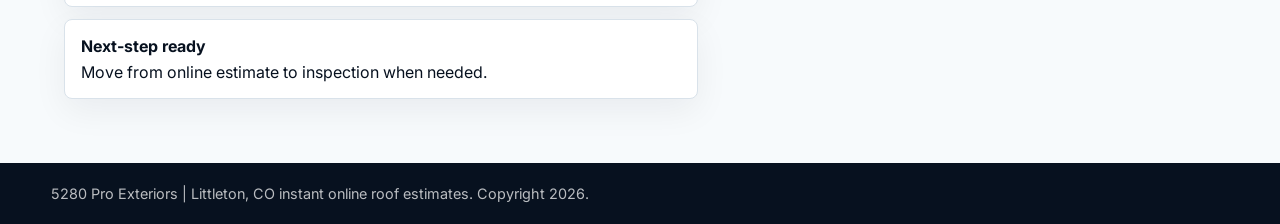
<file: littleton-co-instant-online-estimate.html>
<!doctype html>
<html lang="en">
  <head>
    <meta charset="utf-8">
    <meta name="viewport" content="width=device-width, initial-scale=1">
    <title>Littleton, CO Instant Online Roof Estimate | 5280 Pro Exteriors</title>
    <meta name="description" content="Get an instant online roof estimate in Littleton, CO from 5280 Pro Exteriors. Start your 60-second QuickQuote onsite.">
    <link rel="canonical" href="https://dustinscott.github.io/5280-pro-exteriors-splash/littleton-co-instant-online-estimate.html">
    <link rel="preconnect" href="https://fonts.googleapis.com"><link rel="preconnect" href="https://fonts.gstatic.com" crossorigin><link href="https://fonts.googleapis.com/css2?family=Barlow+Condensed:wght@600;700;800;900&family=Inter:wght@400;500;600;700;800;900&display=swap" rel="stylesheet"><link rel="stylesheet" href="estimate.css">
  </head>
  <body>
    <header class="site-header"><a class="brand" href="index.html">5280 Pro Exteriors</a><nav class="site-nav" aria-label="Primary"><a href="instant-online-estimate.html">Main Estimate Page</a><a href="#city-info">Littleton Info</a><a class="cta-pill" href="#instant-estimate">Instant Estimate</a></nav></header>
    <main><section class="hero"><div class="hero-copy"><p class="eyebrow">Littleton, CO instant online estimate</p><h1>Littleton roof estimates in 60 seconds.</h1><p class="subhead">Start a Littleton roofing estimate online and keep the process simple with 5280 Pro Exteriors.</p><ul class="hero-points"><li><strong>01</strong> QuickQuote form</li><li><strong>02</strong> Storm damage help</li><li><strong>03</strong> Roof replacement planning</li></ul></div><aside id="instant-estimate" class="quote-card" aria-labelledby="quote-title"><p class="eyebrow">QuickQuote form</p><h2 id="quote-title">Littleton Instant Online Estimate</h2><p>Enter the Littleton property details below to begin.</p><div class="quote-frame"><div id="quickquote-web-form"></div></div><script src="https://qq.leadsbyquickquote.com/roofs/integration?target=quickquote-web-form"></script></aside></section><section class="content-band" id="city-info"><div class="content-inner section-grid"><div><p class="eyebrow">Roofing estimate support</p><h2>Online roof estimates for Littleton homeowners.</h2><p>Littleton homeowners can use this page to begin pricing a roof replacement, hail damage restoration, or exterior repair conversation without bouncing to a separate landing page.</p><ul class="check-list"><li><strong>60-second start</strong> Use the form at the top before making a phone call.</li><li><strong>Local roof context</strong> Account for Colorado storm exposure and aging roof materials.</li><li><strong>Next-step ready</strong> Move from online estimate to inspection when needed.</li></ul></div><aside class="feature-panel"><h3>Serving Littleton, CO</h3><p>Designed for homeowners, realtors, and QR-code referrals in Littleton.</p><p><strong>Phone:</strong> 720-380-7476</p></aside></div></section></main>
    <footer class="site-footer">5280 Pro Exteriors | Littleton, CO instant online roof estimates. Copyright <span data-year></span>.</footer><script src="estimate-page.js"></script>
  </body>
</html>
</file>
<file: estimate.css>
:root {
  color-scheme: light;
  --ink: #07111f;
  --muted: #4f5b6c;
  --gold: #f5a313;
  --gold-2: #ffbd3f;
  --green: #58a83a;
  --line: #d9e2ea;
  --panel: #ffffff;
  --soft: #f3f7fb;
  --navy: #081424;
  --shadow: 0 24px 70px rgba(7, 17, 31, 0.18);
}

* {
  box-sizing: border-box;
}

html {
  scroll-behavior: smooth;
}

body {
  margin: 0;
  color: var(--ink);
  background: #f7fafc;
  font-family: Inter, system-ui, sans-serif;
}

a {
  color: inherit;
}

.site-header {
  position: sticky;
  top: 0;
  z-index: 20;
  display: flex;
  justify-content: space-between;
  align-items: center;
  gap: 1rem;
  padding: 0.9rem clamp(1rem, 4vw, 3.5rem);
  background: rgba(7, 17, 31, 0.92);
  border-bottom: 1px solid rgba(255, 255, 255, 0.12);
  color: white;
  backdrop-filter: blur(16px);
}

.brand {
  font-family: "Barlow Condensed", Impact, sans-serif;
  font-size: 1.55rem;
  font-weight: 800;
  letter-spacing: 0;
  text-decoration: none;
  text-transform: uppercase;
}

.site-nav {
  display: flex;
  flex-wrap: wrap;
  justify-content: flex-end;
  gap: 0.45rem;
}

.site-nav a,
.cta-pill {
  min-height: 2.45rem;
  display: inline-flex;
  align-items: center;
  justify-content: center;
  padding: 0.65rem 0.82rem;
  border: 1px solid rgba(255, 255, 255, 0.16);
  border-radius: 999px;
  color: rgba(255, 255, 255, 0.8);
  font-size: 0.74rem;
  font-weight: 850;
  letter-spacing: 0.05em;
  text-decoration: none;
  text-transform: uppercase;
}

.cta-pill {
  background: linear-gradient(180deg, var(--gold-2), var(--gold));
  border-color: transparent;
  color: #101010;
}

.hero {
  display: grid;
  grid-template-columns: minmax(0, 0.86fr) minmax(22rem, 0.72fr);
  min-height: calc(100vh - 4.3rem);
  background:
    linear-gradient(90deg, rgba(7, 17, 31, 0.86), rgba(7, 17, 31, 0.74)),
    url("assets/images/hail-heal-homes.png") center / cover;
  color: white;
}

.hero-copy {
  display: flex;
  flex-direction: column;
  justify-content: center;
  padding: clamp(2rem, 6vw, 5.5rem);
}

.eyebrow {
  margin: 0 0 0.85rem;
  color: var(--gold-2);
  font-size: 0.78rem;
  font-weight: 900;
  letter-spacing: 0.14em;
  text-transform: uppercase;
}

h1,
h2,
h3 {
  margin: 0;
  font-family: "Barlow Condensed", Impact, sans-serif;
  font-weight: 900;
  letter-spacing: 0;
  text-transform: uppercase;
}

h1 {
  max-width: 10.5ch;
  font-size: clamp(4rem, 8vw, 8.2rem);
  line-height: 0.86;
}

.subhead {
  max-width: 46rem;
  margin: 1.25rem 0 0;
  color: rgba(255, 255, 255, 0.86);
  font-size: clamp(1.08rem, 1.7vw, 1.34rem);
  line-height: 1.55;
}

.hero-points {
  display: grid;
  grid-template-columns: repeat(3, minmax(0, 1fr));
  gap: 0.65rem;
  max-width: 42rem;
  margin: 1.6rem 0 0;
  padding: 0;
  list-style: none;
}

.hero-points li {
  min-height: 5.8rem;
  padding: 0.9rem;
  border: 1px solid rgba(255, 255, 255, 0.16);
  border-radius: 8px;
  background: rgba(255, 255, 255, 0.09);
  color: rgba(255, 255, 255, 0.84);
  font-weight: 800;
  line-height: 1.22;
}

.hero-points strong {
  display: block;
  margin-bottom: 0.45rem;
  color: var(--gold-2);
  font-family: "Barlow Condensed", Impact, sans-serif;
  font-size: 1.9rem;
  line-height: 0.85;
  text-transform: uppercase;
}

.quote-card {
  align-self: center;
  margin: clamp(1rem, 4vw, 4rem);
  padding: clamp(1rem, 2.3vw, 1.6rem);
  border: 1px solid rgba(255, 255, 255, 0.18);
  border-radius: 8px;
  background: rgba(255, 255, 255, 0.94);
  box-shadow: var(--shadow);
  color: var(--ink);
}

.quote-card h2 {
  font-size: clamp(2.35rem, 4.8vw, 4.25rem);
  line-height: 0.9;
}

.quote-card p {
  margin: 0.75rem 0 1rem;
  color: var(--muted);
  line-height: 1.55;
}

.quote-frame {
  min-height: 34rem;
  padding: 0.85rem;
  border: 1px dashed #b9c7d5;
  border-radius: 8px;
  background: #f8fbfd;
}

.qq-fallback {
  display: grid;
  gap: 0.75rem;
  padding: 1rem;
  border: 1px solid #d7e2ec;
  border-radius: 8px;
  background: white;
  color: var(--ink);
}

.qq-fallback h3 {
  font-size: 2.2rem;
  line-height: 0.92;
}

.qq-fallback p {
  margin: 0;
}

.qq-fallback a {
  width: fit-content;
  min-height: 2.9rem;
  display: inline-flex;
  align-items: center;
  justify-content: center;
  padding: 0.8rem 1rem;
  border-radius: 6px;
  background: linear-gradient(180deg, var(--gold-2), var(--gold));
  color: #101010;
  font-weight: 900;
  text-decoration: none;
  text-transform: uppercase;
}

.content-band {
  padding: clamp(2rem, 5vw, 4.5rem) clamp(1rem, 5vw, 4rem);
}

.content-inner {
  width: min(1180px, 100%);
  margin: 0 auto;
}

.section-grid {
  display: grid;
  grid-template-columns: minmax(0, 0.95fr) minmax(20rem, 0.7fr);
  gap: clamp(1.25rem, 4vw, 3.2rem);
  align-items: start;
}

.content-inner h2 {
  font-size: clamp(2.65rem, 5vw, 5.2rem);
  line-height: 0.9;
}

.content-inner p {
  color: var(--muted);
  font-size: 1.05rem;
  line-height: 1.7;
}

.check-list,
.location-list,
.steps {
  display: grid;
  gap: 0.75rem;
  margin: 1.25rem 0 0;
  padding: 0;
  list-style: none;
}

.check-list li,
.location-list a,
.steps li,
.faq details {
  border: 1px solid var(--line);
  border-radius: 8px;
  background: white;
  box-shadow: 0 12px 34px rgba(7, 17, 31, 0.06);
}

.check-list li,
.steps li {
  padding: 1rem;
}

.check-list strong,
.steps strong {
  display: block;
  margin-bottom: 0.35rem;
  color: var(--ink);
}

.feature-panel {
  padding: 1.2rem;
  border-radius: 8px;
  background: var(--navy);
  color: white;
  box-shadow: var(--shadow);
}

.feature-panel h3 {
  color: var(--gold-2);
  font-size: 2.3rem;
  line-height: 0.95;
}

.feature-panel p {
  color: rgba(255, 255, 255, 0.8);
}

.location-list {
  grid-template-columns: repeat(4, minmax(0, 1fr));
}

.location-list a {
  display: block;
  padding: 1rem;
  color: var(--ink);
  font-weight: 900;
  text-decoration: none;
}

.location-list a:hover {
  border-color: var(--gold);
}

.steps {
  grid-template-columns: repeat(4, minmax(0, 1fr));
}

.steps span {
  display: inline-grid;
  place-items: center;
  width: 2rem;
  height: 2rem;
  margin-bottom: 0.85rem;
  border-radius: 50%;
  background: var(--gold);
  color: #111;
  font-weight: 900;
}

.faq {
  display: grid;
  gap: 0.75rem;
  margin-top: 1.35rem;
}

.faq details {
  padding: 1rem;
}

.faq summary {
  cursor: pointer;
  font-weight: 900;
}

.final-cta {
  display: grid;
  grid-template-columns: minmax(0, 1fr) auto;
  gap: 1rem;
  align-items: center;
  margin-top: 2rem;
  padding: 1.35rem;
  border-radius: 8px;
  background: linear-gradient(135deg, var(--navy), #142134);
  color: white;
}

.final-cta p {
  margin: 0.45rem 0 0;
  color: rgba(255, 255, 255, 0.78);
}

.site-footer {
  padding: 1.4rem clamp(1rem, 4vw, 3.5rem);
  background: #07111f;
  color: rgba(255, 255, 255, 0.72);
  font-size: 0.9rem;
}

@media (max-width: 980px) {
  .hero,
  .section-grid,
  .final-cta {
    grid-template-columns: 1fr;
  }

  .quote-card {
    order: -1;
    margin-top: 0;
  }

  .location-list,
  .steps {
    grid-template-columns: repeat(2, minmax(0, 1fr));
  }
}

@media (max-width: 640px) {
  .site-header {
    position: static;
    align-items: flex-start;
    flex-direction: column;
  }

  .site-nav {
    justify-content: flex-start;
  }

  .hero-copy {
    padding: 1.25rem;
  }

  h1 {
    font-size: clamp(3.6rem, 17vw, 5.5rem);
  }

  .hero-points,
  .location-list,
  .steps {
    grid-template-columns: 1fr;
  }

  .quote-card {
    margin: 1rem;
  }

  .quote-frame {
    min-height: 38rem;
  }
}
</file>
